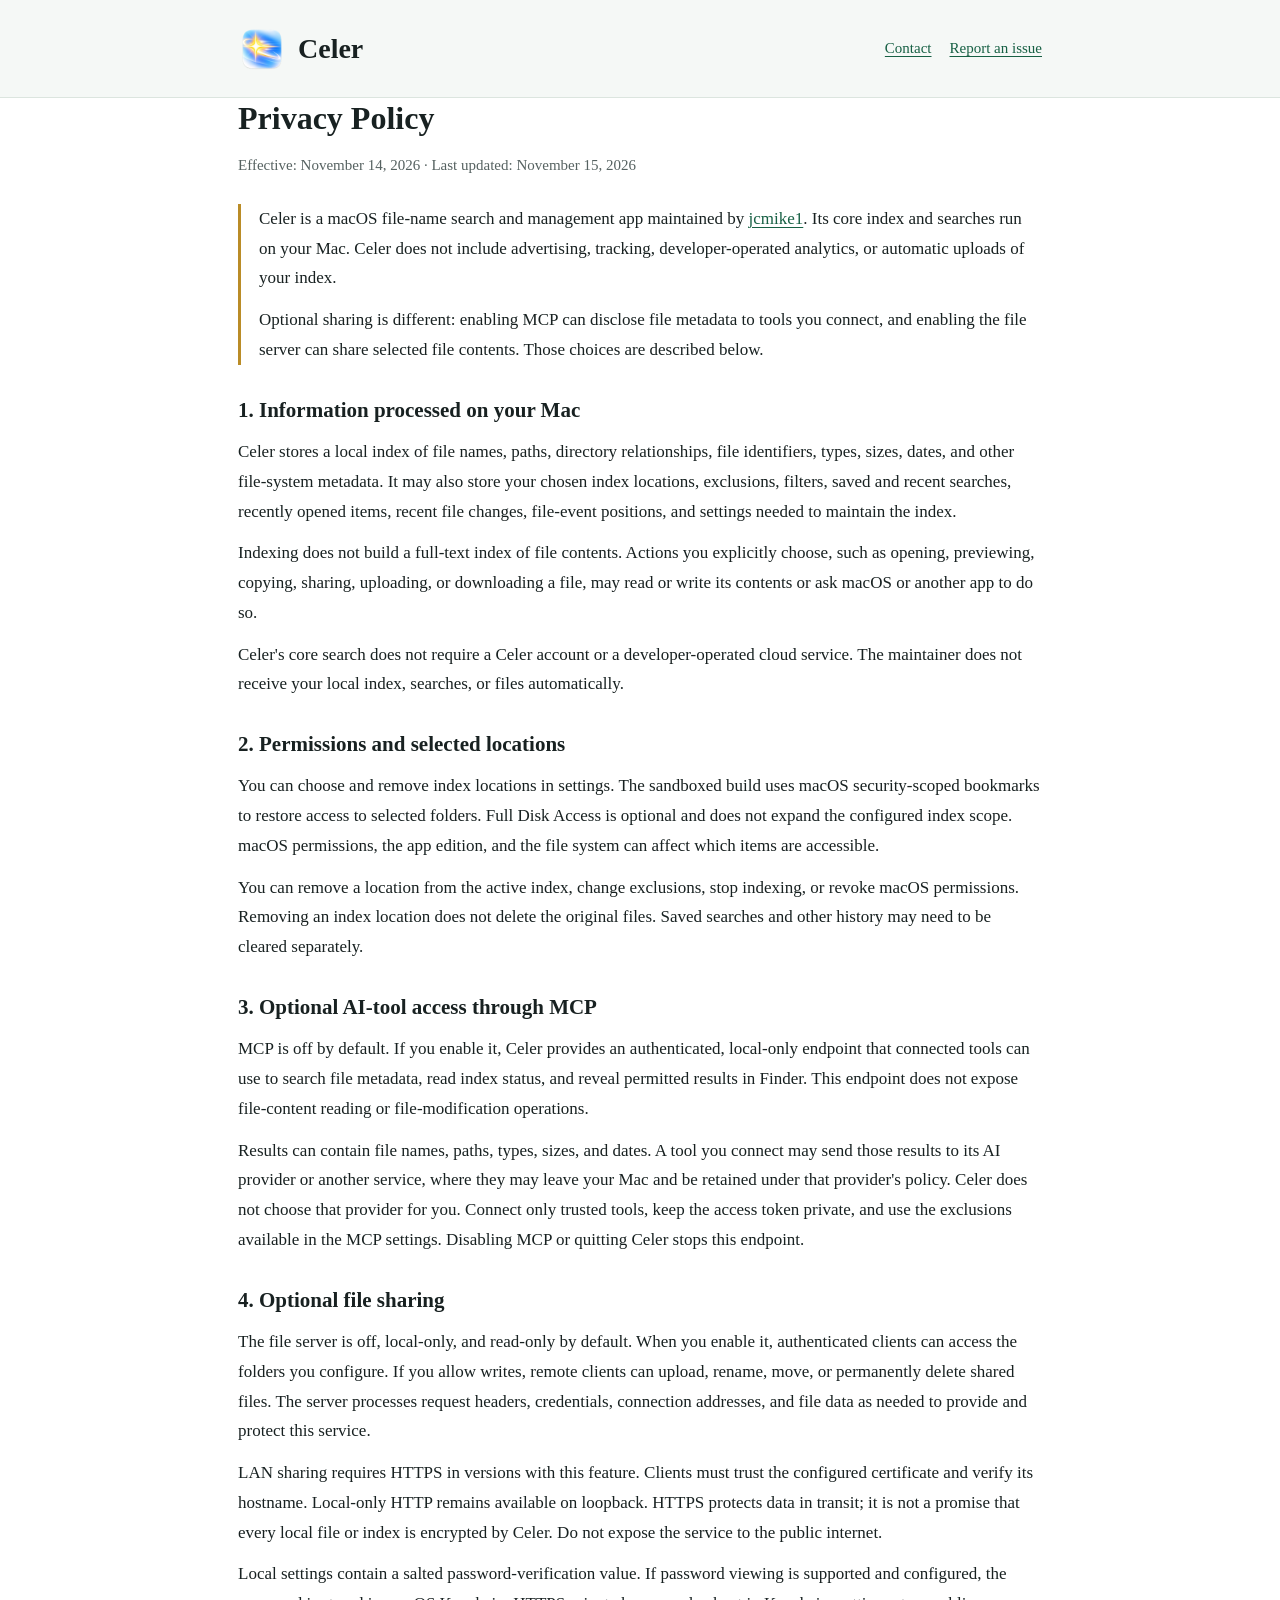
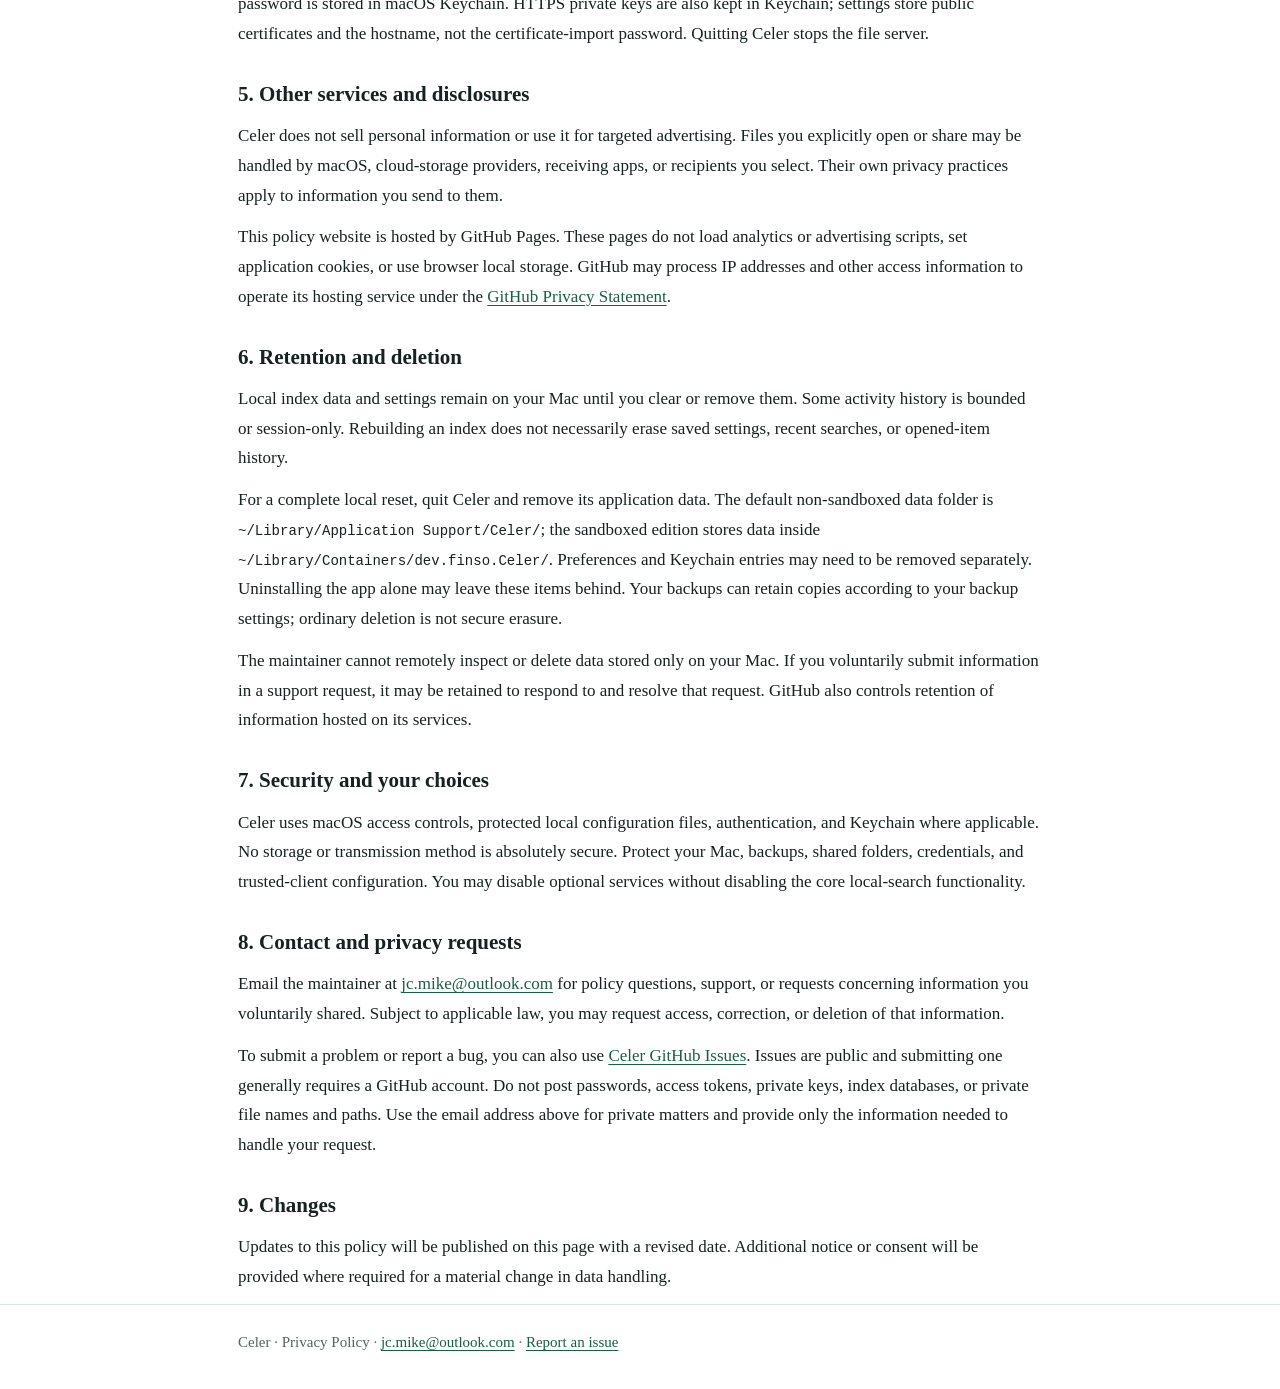
<file: index.html>
<!doctype html>
<html lang="en">
<head>
  <meta charset="utf-8">
  <meta name="viewport" content="width=device-width, initial-scale=1">
  <meta http-equiv="refresh" content="0; url=./privacy.html">
  <meta name="referrer" content="no-referrer">
  <link rel="canonical" href="https://jcmike1.github.io/celer/privacy.html">
  <link rel="icon" type="image/png" href="./celer.png">
  <title>Celer Privacy Policy</title>
</head>
<body>
  <p><a href="./privacy.html">Celer Privacy Policy</a></p>
</body>
</html>
</file>
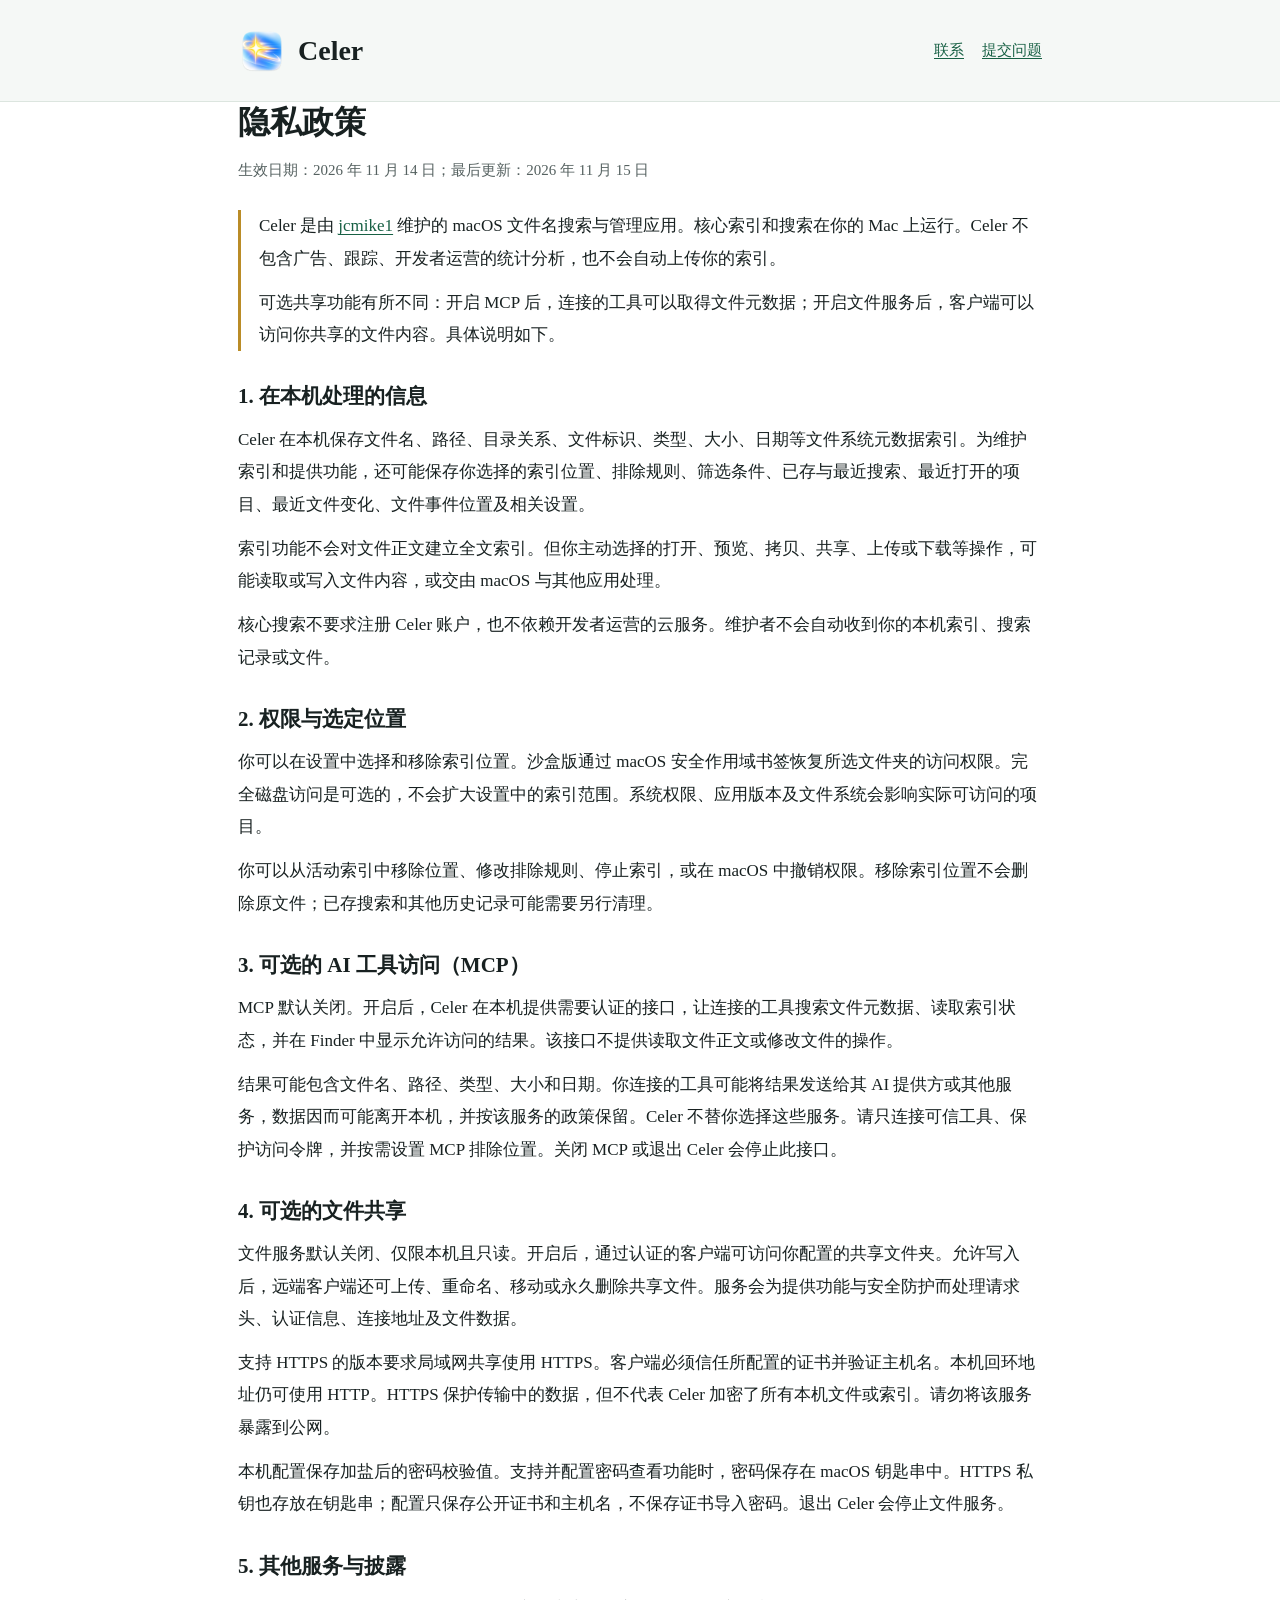
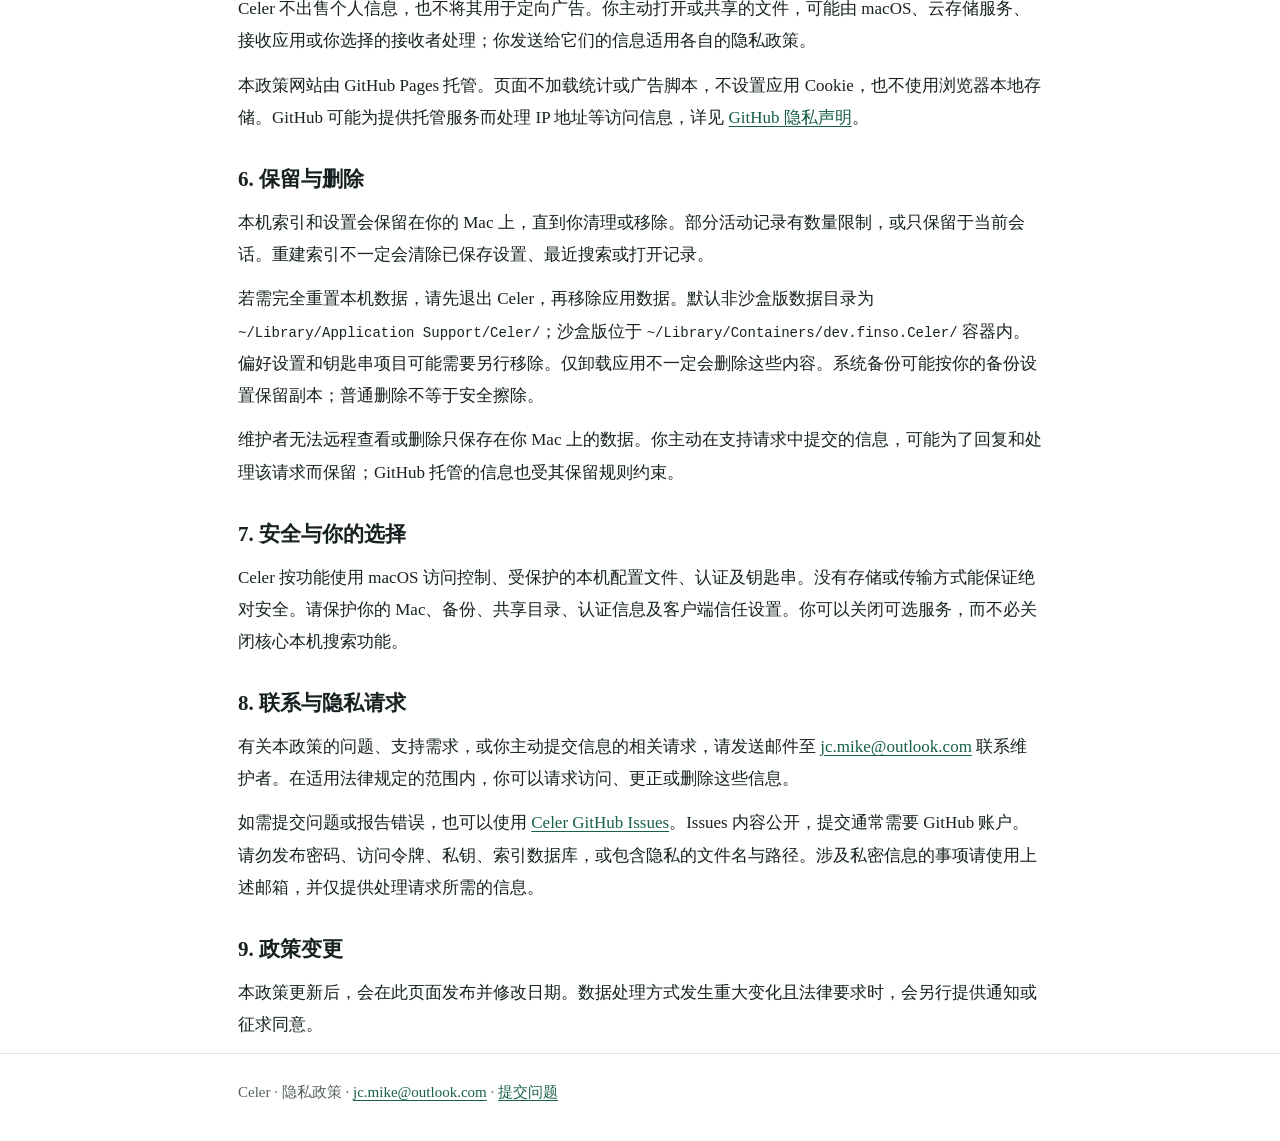
<file: privacy-zh.html>
<!doctype html>
<html lang="zh-Hans">
<head>
  <meta charset="utf-8">
  <meta name="viewport" content="width=device-width, initial-scale=1">
  <meta name="description" content="Celer 隐私政策：本机文件索引、可选 MCP 与文件共享、数据保留和删除方式，以及联系信息。">
  <meta name="referrer" content="no-referrer">
  <meta name="color-scheme" content="light">
  <title>Celer 隐私政策</title>
  <link rel="canonical" href="https://jcmike1.github.io/celer/privacy-zh.html">
  <link rel="alternate" hreflang="en" href="https://jcmike1.github.io/celer/privacy.html">
  <link rel="alternate" hreflang="zh-Hans" href="https://jcmike1.github.io/celer/privacy-zh.html">
  <link rel="alternate" hreflang="x-default" href="https://jcmike1.github.io/celer/privacy.html">
  <link rel="icon" type="image/png" href="./celer.png">
  <link rel="stylesheet" href="./privacy.css">
</head>
<body>
  <header>
    <div class="wrap masthead">
      <a class="brand" href="./privacy-zh.html" aria-label="Celer 首页"><img src="./celer.png" width="48" height="48" alt="">Celer</a>
      <nav aria-label="页面导航">
        <a href="mailto:jc.mike@outlook.com">联系</a>
        <a href="https://github.com/jcmike1/celer/issues" rel="noopener noreferrer">提交问题</a>
      </nav>
    </div>
  </header>
  <main class="wrap">
    <section id="zh" aria-labelledby="zh-title">
      <h1 id="zh-title">隐私政策</h1>
      <p class="date">生效日期：2026 年 11 月 14 日；最后更新：2026 年 11 月 15 日</p>
      <div class="summary">
        <p>Celer 是由 <a href="https://github.com/jcmike1" rel="noopener noreferrer">jcmike1</a> 维护的 macOS 文件名搜索与管理应用。核心索引和搜索在你的 Mac 上运行。Celer 不包含广告、跟踪、开发者运营的统计分析，也不会自动上传你的索引。</p>
        <p>可选共享功能有所不同：开启 MCP 后，连接的工具可以取得文件元数据；开启文件服务后，客户端可以访问你共享的文件内容。具体说明如下。</p>
      </div>

      <h2>1. 在本机处理的信息</h2>
      <p>Celer 在本机保存文件名、路径、目录关系、文件标识、类型、大小、日期等文件系统元数据索引。为维护索引和提供功能，还可能保存你选择的索引位置、排除规则、筛选条件、已存与最近搜索、最近打开的项目、最近文件变化、文件事件位置及相关设置。</p>
      <p>索引功能不会对文件正文建立全文索引。但你主动选择的打开、预览、拷贝、共享、上传或下载等操作，可能读取或写入文件内容，或交由 macOS 与其他应用处理。</p>
      <p>核心搜索不要求注册 Celer 账户，也不依赖开发者运营的云服务。维护者不会自动收到你的本机索引、搜索记录或文件。</p>

      <h2>2. 权限与选定位置</h2>
      <p>你可以在设置中选择和移除索引位置。沙盒版通过 macOS 安全作用域书签恢复所选文件夹的访问权限。完全磁盘访问是可选的，不会扩大设置中的索引范围。系统权限、应用版本及文件系统会影响实际可访问的项目。</p>
      <p>你可以从活动索引中移除位置、修改排除规则、停止索引，或在 macOS 中撤销权限。移除索引位置不会删除原文件；已存搜索和其他历史记录可能需要另行清理。</p>

      <h2>3. 可选的 AI 工具访问（MCP）</h2>
      <p>MCP 默认关闭。开启后，Celer 在本机提供需要认证的接口，让连接的工具搜索文件元数据、读取索引状态，并在 Finder 中显示允许访问的结果。该接口不提供读取文件正文或修改文件的操作。</p>
      <p>结果可能包含文件名、路径、类型、大小和日期。你连接的工具可能将结果发送给其 AI 提供方或其他服务，数据因而可能离开本机，并按该服务的政策保留。Celer 不替你选择这些服务。请只连接可信工具、保护访问令牌，并按需设置 MCP 排除位置。关闭 MCP 或退出 Celer 会停止此接口。</p>

      <h2>4. 可选的文件共享</h2>
      <p>文件服务默认关闭、仅限本机且只读。开启后，通过认证的客户端可访问你配置的共享文件夹。允许写入后，远端客户端还可上传、重命名、移动或永久删除共享文件。服务会为提供功能与安全防护而处理请求头、认证信息、连接地址及文件数据。</p>
      <p>支持 HTTPS 的版本要求局域网共享使用 HTTPS。客户端必须信任所配置的证书并验证主机名。本机回环地址仍可使用 HTTP。HTTPS 保护传输中的数据，但不代表 Celer 加密了所有本机文件或索引。请勿将该服务暴露到公网。</p>
      <p>本机配置保存加盐后的密码校验值。支持并配置密码查看功能时，密码保存在 macOS 钥匙串中。HTTPS 私钥也存放在钥匙串；配置只保存公开证书和主机名，不保存证书导入密码。退出 Celer 会停止文件服务。</p>

      <h2>5. 其他服务与披露</h2>
      <p>Celer 不出售个人信息，也不将其用于定向广告。你主动打开或共享的文件，可能由 macOS、云存储服务、接收应用或你选择的接收者处理；你发送给它们的信息适用各自的隐私政策。</p>
      <p>本政策网站由 GitHub Pages 托管。页面不加载统计或广告脚本，不设置应用 Cookie，也不使用浏览器本地存储。GitHub 可能为提供托管服务而处理 IP 地址等访问信息，详见 <a href="https://docs.github.com/en/site-policy/privacy-policies/github-privacy-statement" rel="noopener noreferrer">GitHub 隐私声明</a>。</p>

      <h2>6. 保留与删除</h2>
      <p>本机索引和设置会保留在你的 Mac 上，直到你清理或移除。部分活动记录有数量限制，或只保留于当前会话。重建索引不一定会清除已保存设置、最近搜索或打开记录。</p>
      <p>若需完全重置本机数据，请先退出 Celer，再移除应用数据。默认非沙盒版数据目录为 <code>~/Library/Application Support/Celer/</code>；沙盒版位于 <code>~/Library/Containers/dev.finso.Celer/</code> 容器内。偏好设置和钥匙串项目可能需要另行移除。仅卸载应用不一定会删除这些内容。系统备份可能按你的备份设置保留副本；普通删除不等于安全擦除。</p>
      <p>维护者无法远程查看或删除只保存在你 Mac 上的数据。你主动在支持请求中提交的信息，可能为了回复和处理该请求而保留；GitHub 托管的信息也受其保留规则约束。</p>

      <h2>7. 安全与你的选择</h2>
      <p>Celer 按功能使用 macOS 访问控制、受保护的本机配置文件、认证及钥匙串。没有存储或传输方式能保证绝对安全。请保护你的 Mac、备份、共享目录、认证信息及客户端信任设置。你可以关闭可选服务，而不必关闭核心本机搜索功能。</p>

      <h2>8. 联系与隐私请求</h2>
      <p>有关本政策的问题、支持需求，或你主动提交信息的相关请求，请发送邮件至 <a href="mailto:jc.mike@outlook.com">jc.mike@outlook.com</a> 联系维护者。在适用法律规定的范围内，你可以请求访问、更正或删除这些信息。</p>
      <p>如需提交问题或报告错误，也可以使用 <a href="https://github.com/jcmike1/celer/issues" rel="noopener noreferrer">Celer GitHub Issues</a>。Issues 内容公开，提交通常需要 GitHub 账户。请勿发布密码、访问令牌、私钥、索引数据库，或包含隐私的文件名与路径。涉及私密信息的事项请使用上述邮箱，并仅提供处理请求所需的信息。</p>

      <h2>9. 政策变更</h2>
      <p>本政策更新后，会在此页面发布并修改日期。数据处理方式发生重大变化且法律要求时，会另行提供通知或征求同意。</p>
    </section>
  </main>
  <footer>
    <div class="wrap">Celer · 隐私政策 · <a href="mailto:jc.mike@outlook.com">jc.mike@outlook.com</a> · <a href="https://github.com/jcmike1/celer/issues" rel="noopener noreferrer">提交问题</a></div>
  </footer>
</body>
</html>
</file>
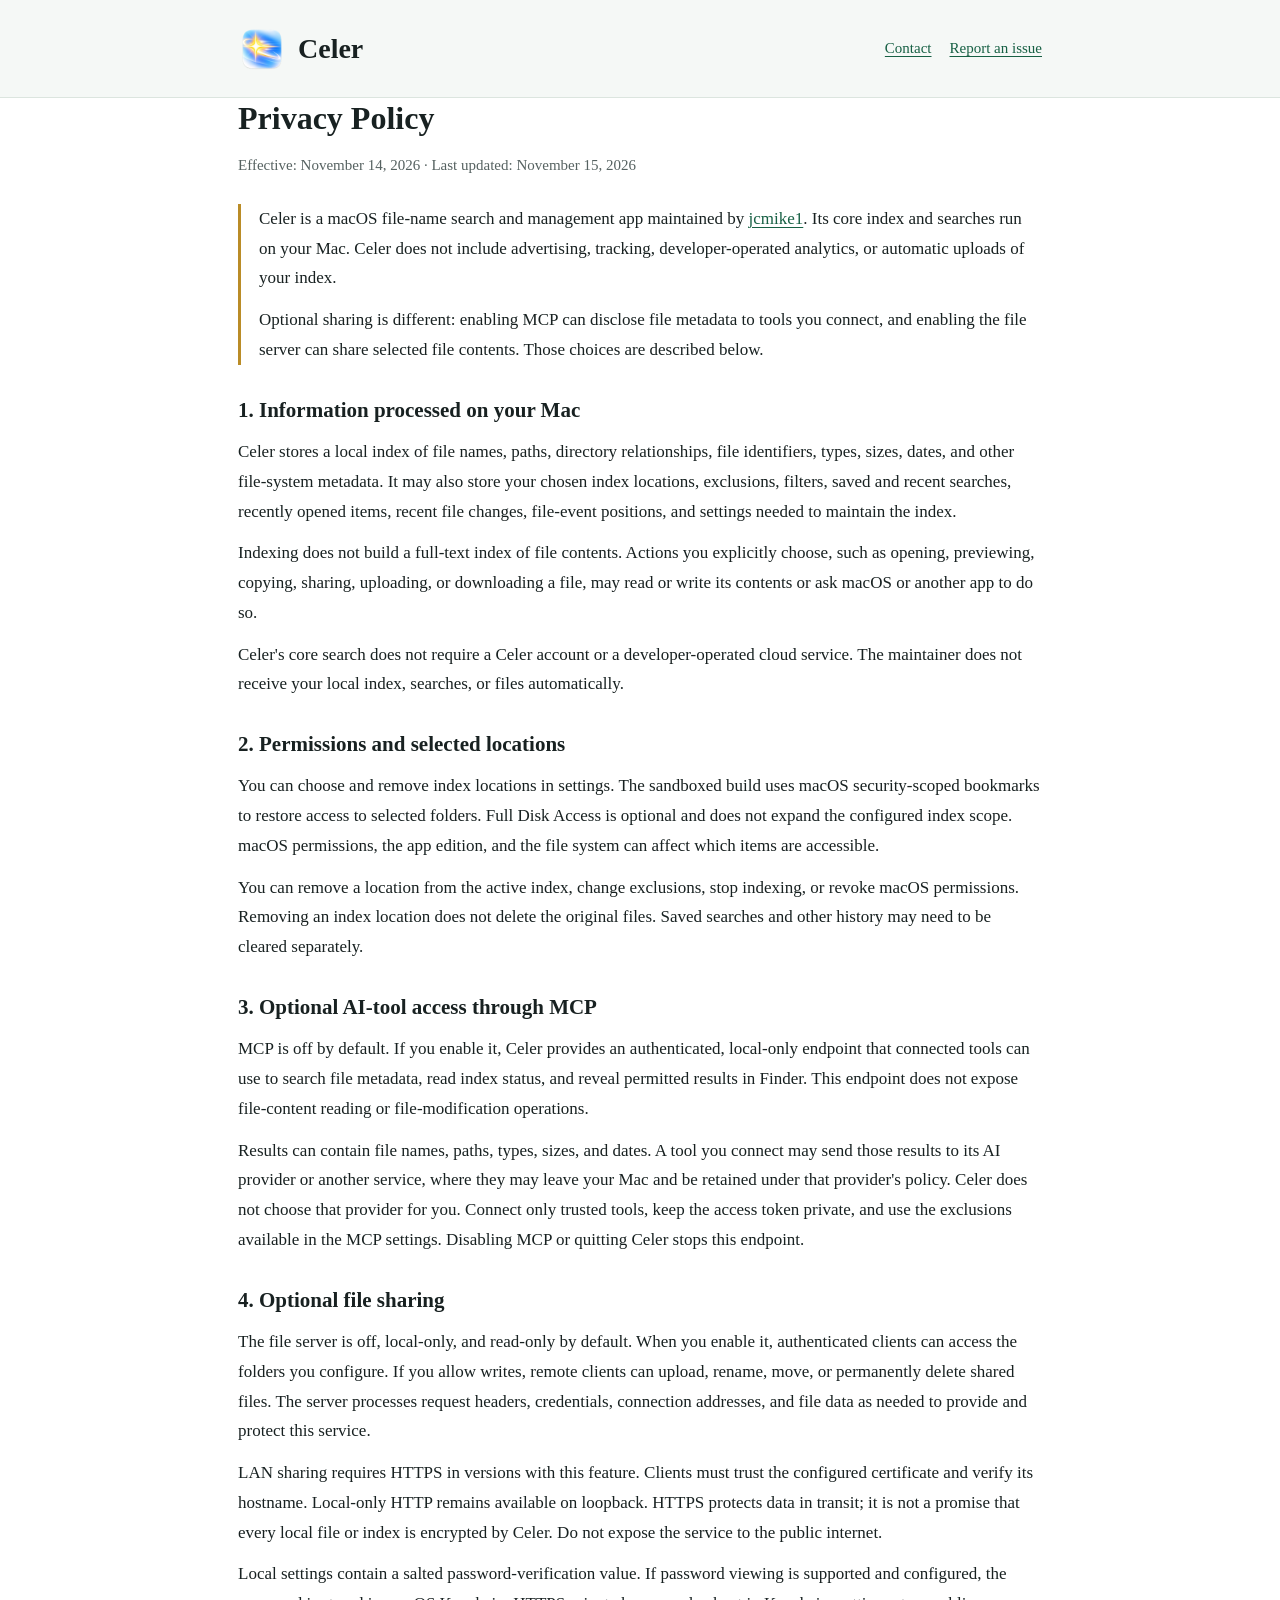
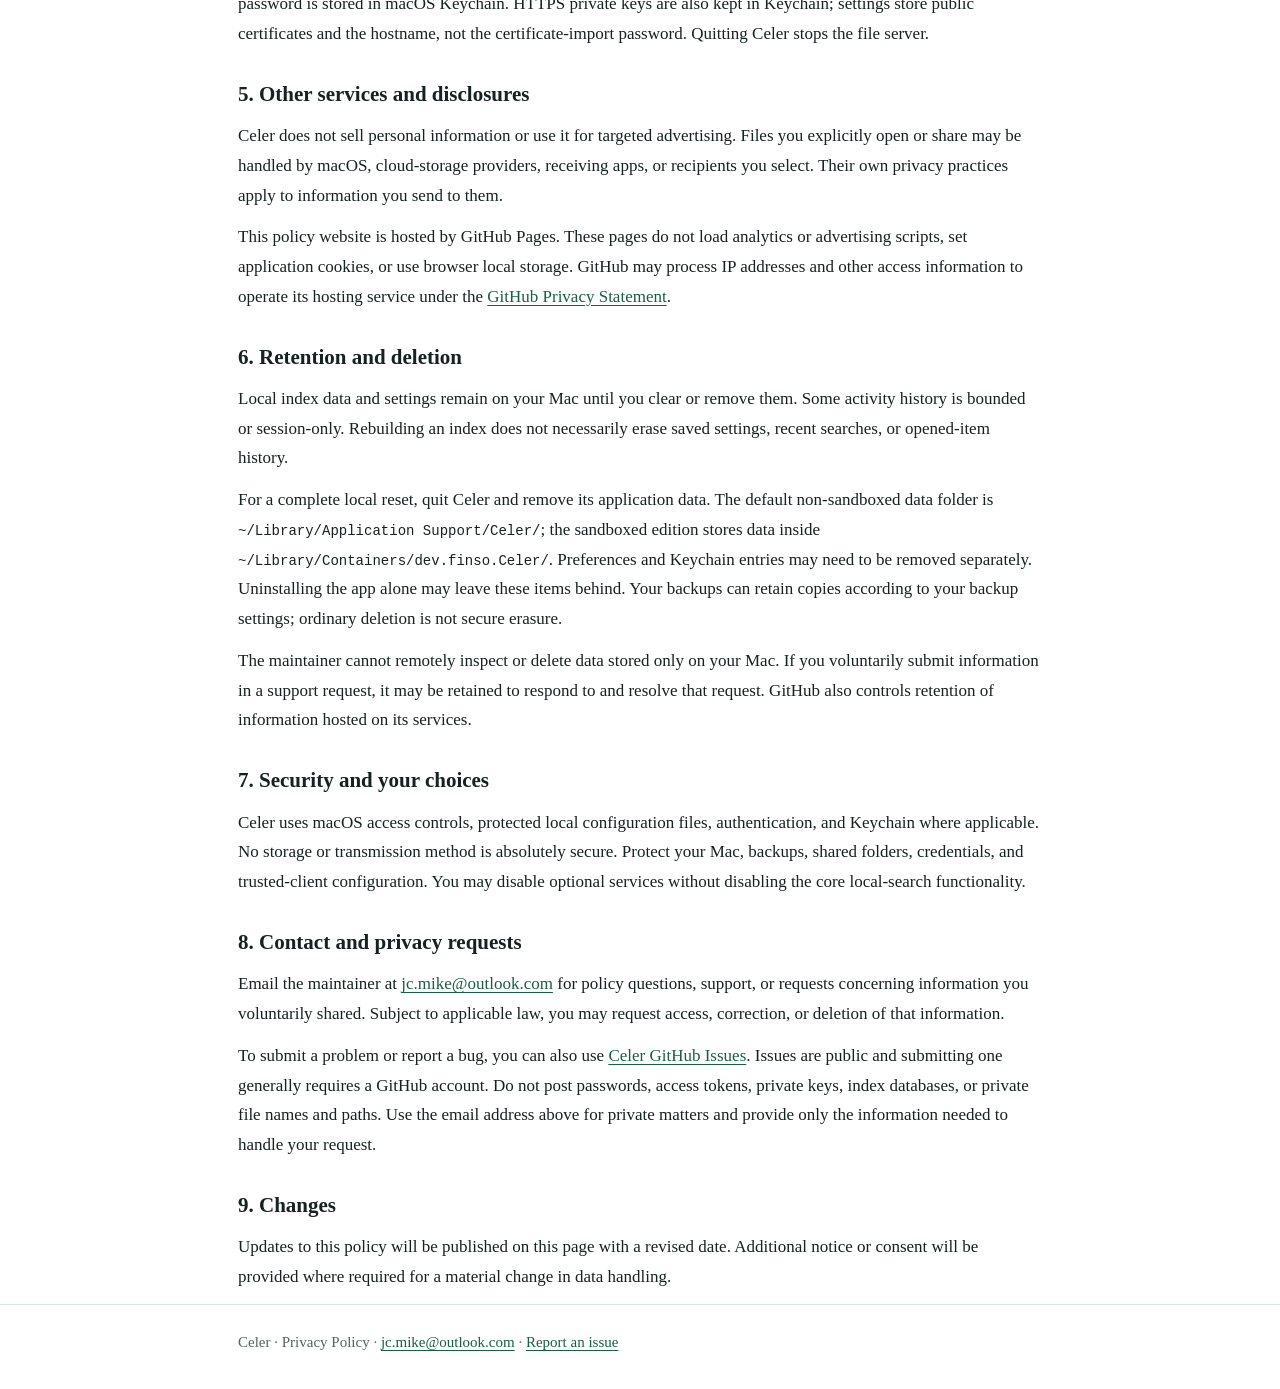
<file: privacy.html>
<!doctype html>
<html lang="en">
<head>
  <meta charset="utf-8">
  <meta name="viewport" content="width=device-width, initial-scale=1">
  <meta name="description" content="Celer privacy policy: local file indexing, optional MCP and file sharing, data retention, and contact information.">
  <meta name="referrer" content="no-referrer">
  <meta name="color-scheme" content="light">
  <title>Celer Privacy Policy</title>
  <link rel="canonical" href="https://jcmike1.github.io/celer/privacy.html">
  <link rel="alternate" hreflang="en" href="https://jcmike1.github.io/celer/privacy.html">
  <link rel="alternate" hreflang="zh-Hans" href="https://jcmike1.github.io/celer/privacy-zh.html">
  <link rel="alternate" hreflang="x-default" href="https://jcmike1.github.io/celer/privacy.html">
  <link rel="icon" type="image/png" href="./celer.png">
  <link rel="stylesheet" href="./privacy.css">
</head>
<body>
  <header>
    <div class="wrap masthead">
      <a class="brand" href="./" aria-label="Celer home"><img src="./celer.png" width="48" height="48" alt="">Celer</a>
      <nav aria-label="Page navigation">
        <a href="mailto:jc.mike@outlook.com">Contact</a>
        <a href="https://github.com/jcmike1/celer/issues" rel="noopener noreferrer">Report an issue</a>
      </nav>
    </div>
  </header>
  <main class="wrap">
    <section id="english" lang="en" aria-labelledby="english-title">
      <h1 id="english-title">Privacy Policy</h1>
      <p class="date">Effective: November 14, 2026 · Last updated: November 15, 2026</p>
      <div class="summary">
        <p>Celer is a macOS file-name search and management app maintained by <a href="https://github.com/jcmike1" rel="noopener noreferrer">jcmike1</a>. Its core index and searches run on your Mac. Celer does not include advertising, tracking, developer-operated analytics, or automatic uploads of your index.</p>
        <p>Optional sharing is different: enabling MCP can disclose file metadata to tools you connect, and enabling the file server can share selected file contents. Those choices are described below.</p>
      </div>

      <h2>1. Information processed on your Mac</h2>
      <p>Celer stores a local index of file names, paths, directory relationships, file identifiers, types, sizes, dates, and other file-system metadata. It may also store your chosen index locations, exclusions, filters, saved and recent searches, recently opened items, recent file changes, file-event positions, and settings needed to maintain the index.</p>
      <p>Indexing does not build a full-text index of file contents. Actions you explicitly choose, such as opening, previewing, copying, sharing, uploading, or downloading a file, may read or write its contents or ask macOS or another app to do so.</p>
      <p>Celer's core search does not require a Celer account or a developer-operated cloud service. The maintainer does not receive your local index, searches, or files automatically.</p>

      <h2>2. Permissions and selected locations</h2>
      <p>You can choose and remove index locations in settings. The sandboxed build uses macOS security-scoped bookmarks to restore access to selected folders. Full Disk Access is optional and does not expand the configured index scope. macOS permissions, the app edition, and the file system can affect which items are accessible.</p>
      <p>You can remove a location from the active index, change exclusions, stop indexing, or revoke macOS permissions. Removing an index location does not delete the original files. Saved searches and other history may need to be cleared separately.</p>

      <h2>3. Optional AI-tool access through MCP</h2>
      <p>MCP is off by default. If you enable it, Celer provides an authenticated, local-only endpoint that connected tools can use to search file metadata, read index status, and reveal permitted results in Finder. This endpoint does not expose file-content reading or file-modification operations.</p>
      <p>Results can contain file names, paths, types, sizes, and dates. A tool you connect may send those results to its AI provider or another service, where they may leave your Mac and be retained under that provider's policy. Celer does not choose that provider for you. Connect only trusted tools, keep the access token private, and use the exclusions available in the MCP settings. Disabling MCP or quitting Celer stops this endpoint.</p>

      <h2>4. Optional file sharing</h2>
      <p>The file server is off, local-only, and read-only by default. When you enable it, authenticated clients can access the folders you configure. If you allow writes, remote clients can upload, rename, move, or permanently delete shared files. The server processes request headers, credentials, connection addresses, and file data as needed to provide and protect this service.</p>
      <p>LAN sharing requires HTTPS in versions with this feature. Clients must trust the configured certificate and verify its hostname. Local-only HTTP remains available on loopback. HTTPS protects data in transit; it is not a promise that every local file or index is encrypted by Celer. Do not expose the service to the public internet.</p>
      <p>Local settings contain a salted password-verification value. If password viewing is supported and configured, the password is stored in macOS Keychain. HTTPS private keys are also kept in Keychain; settings store public certificates and the hostname, not the certificate-import password. Quitting Celer stops the file server.</p>

      <h2>5. Other services and disclosures</h2>
      <p>Celer does not sell personal information or use it for targeted advertising. Files you explicitly open or share may be handled by macOS, cloud-storage providers, receiving apps, or recipients you select. Their own privacy practices apply to information you send to them.</p>
      <p>This policy website is hosted by GitHub Pages. These pages do not load analytics or advertising scripts, set application cookies, or use browser local storage. GitHub may process IP addresses and other access information to operate its hosting service under the <a href="https://docs.github.com/en/site-policy/privacy-policies/github-privacy-statement" rel="noopener noreferrer">GitHub Privacy Statement</a>.</p>

      <h2>6. Retention and deletion</h2>
      <p>Local index data and settings remain on your Mac until you clear or remove them. Some activity history is bounded or session-only. Rebuilding an index does not necessarily erase saved settings, recent searches, or opened-item history.</p>
      <p>For a complete local reset, quit Celer and remove its application data. The default non-sandboxed data folder is <code>~/Library/Application Support/Celer/</code>; the sandboxed edition stores data inside <code>~/Library/Containers/dev.finso.Celer/</code>. Preferences and Keychain entries may need to be removed separately. Uninstalling the app alone may leave these items behind. Your backups can retain copies according to your backup settings; ordinary deletion is not secure erasure.</p>
      <p>The maintainer cannot remotely inspect or delete data stored only on your Mac. If you voluntarily submit information in a support request, it may be retained to respond to and resolve that request. GitHub also controls retention of information hosted on its services.</p>

      <h2>7. Security and your choices</h2>
      <p>Celer uses macOS access controls, protected local configuration files, authentication, and Keychain where applicable. No storage or transmission method is absolutely secure. Protect your Mac, backups, shared folders, credentials, and trusted-client configuration. You may disable optional services without disabling the core local-search functionality.</p>

      <h2>8. Contact and privacy requests</h2>
      <p>Email the maintainer at <a href="mailto:jc.mike@outlook.com">jc.mike@outlook.com</a> for policy questions, support, or requests concerning information you voluntarily shared. Subject to applicable law, you may request access, correction, or deletion of that information.</p>
      <p>To submit a problem or report a bug, you can also use <a href="https://github.com/jcmike1/celer/issues" rel="noopener noreferrer">Celer GitHub Issues</a>. Issues are public and submitting one generally requires a GitHub account. Do not post passwords, access tokens, private keys, index databases, or private file names and paths. Use the email address above for private matters and provide only the information needed to handle your request.</p>

      <h2>9. Changes</h2>
      <p>Updates to this policy will be published on this page with a revised date. Additional notice or consent will be provided where required for a material change in data handling.</p>
    </section>

  </main>
  <footer>
    <div class="wrap">Celer · Privacy Policy · <a href="mailto:jc.mike@outlook.com">jc.mike@outlook.com</a> · <a href="https://github.com/jcmike1/celer/issues" rel="noopener noreferrer">Report an issue</a></div>
  </footer>
</body>
</html>
</file>
<file: privacy.css>
:root {
  --paper: #ffffff;
  --ink: #182121;
  --muted: #566261;
  --line: #dce5df;
  --link: #176044;
  --wash: #f5f8f6;
}
* { box-sizing: border-box; }
html { scroll-padding-top: 24px; }
body {
  margin: 0;
  color: var(--ink);
  background: var(--paper);
  font: 17px/1.75 Georgia, "Songti SC", serif;
  letter-spacing: 0;
  overflow-wrap: anywhere;
}
a { color: var(--link); text-underline-offset: 3px; }
a:hover { text-decoration-thickness: 2px; }
a:focus-visible { outline: 2px solid var(--link); outline-offset: 4px; }
.wrap { max-width: 860px; padding: 0 28px; margin: 0 auto; }
header { background: var(--wash); border-bottom: 1px solid var(--line); }
.masthead { display: flex; align-items: center; justify-content: space-between; flex-wrap: wrap; gap: 16px; padding-top: 24px; padding-bottom: 24px; }
.brand { display: flex; align-items: center; gap: 12px; color: var(--ink); text-decoration: none; font-size: 28px; font-weight: 700; }
.brand img { display: block; width: 48px; height: 48px; flex: 0 0 48px; }
nav { display: flex; flex-wrap: wrap; gap: 8px 18px; font-size: 15px; }
main { padding-top: 38px; padding-bottom: 40px; }
h1 { margin: 0 0 6px; font-size: 32px; line-height: 1.3; }
h2 { margin: 30px 0 10px; font-size: 21px; line-height: 1.45; }
p { margin: 12px 0; }
ul { padding-left: 24px; }
li { margin: 8px 0; }
.date, footer { color: var(--muted); font-size: 15px; }
.summary { border-left: 3px solid #ba8c27; padding-left: 18px; margin: 26px 0; }
code { font: 14px/1.7 "SFMono-Regular", Consolas, monospace; overflow-wrap: anywhere; }
footer { border-top: 1px solid var(--line); padding: 24px 0 34px; }
html[lang="zh-Hans"] body { line-height: 1.9; }
@media (max-width: 540px) {
  .wrap { padding-left: 20px; padding-right: 20px; }
  .masthead { align-items: flex-start; }
  main { padding-top: 28px; }
  h1 { font-size: 28px; }
}
@media print {
  body { font-size: 11pt; }
  header, footer { background: none; }
  nav { display: none; }
  a { color: inherit; }
  .wrap { max-width: none; }
}
</file>
